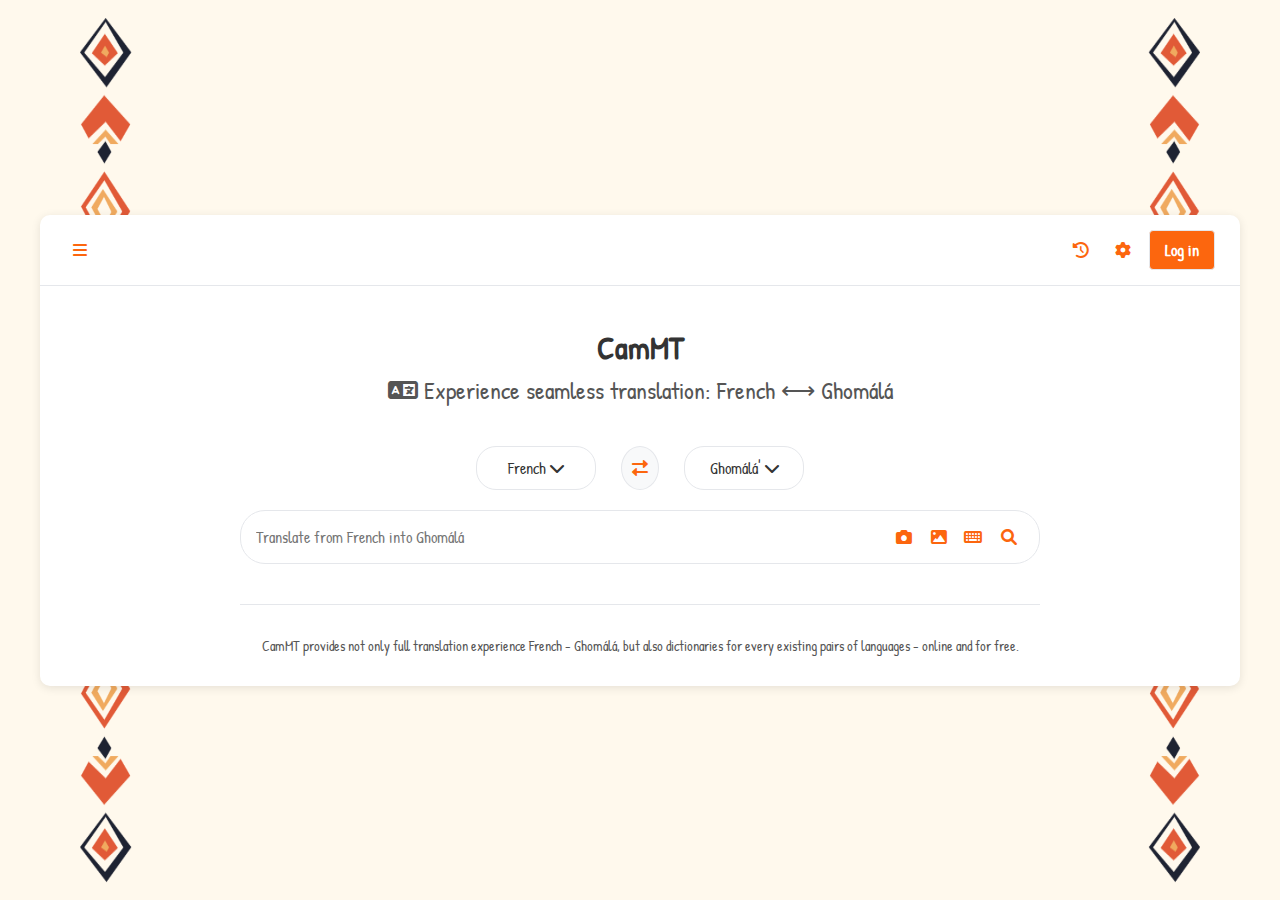
<file: latest/no_name_for_now/index.html>
<!DOCTYPE html>
<html lang="en">
  <head>
    <meta charset="UTF-8" />
    <meta name="viewport" content="width=device-width, initial-scale=1.0" />
    <title>Translation System for Cameroonian Languages</title>
    <link rel="stylesheet" href="style.css" />

    <link
      rel="stylesheet"
      href="https://cdnjs.cloudflare.com/ajax/libs/font-awesome/6.0.0/css/all.min.css"
    />
  </head>
  <body>
    <div class="container">
      <header>
        <div class="nav-left">
          <button class="menu-btn"><i class="fas fa-bars"></i></button>
        </div>
        <div class="nav-right">
          <button class="history-btn"><i class="fas fa-history"></i></button>
          <!-- <button class="favorites-btn"><i class="fas fa-heart"></i></button> -->
          <button class="settings-btn"><i class="fas fa-cog"></i></button>
          <!-- Auth container to toggle between login button and user profile -->
          <div class="auth-container">
            <!-- Login button (shown when logged out) -->
            <a href="auth/login.html" id="login-link">
              <button class="login-btn">Log in</button>
            </a>

            <!-- User profile (hidden by default, shown when logged in) -->
            <div class="user-profile" id="user-profile" style="display: none">
              <img
                src="img/default-user.png"
                alt="User Profile"
                class="user-avatar"
              />

              <!-- User dropdown menu -->
              <div class="user-dropdown" id="user-dropdown">
                <div class="dropdown-header">
                  <span id="user-email">user@example.com</span>
                </div>
                <div class="dropdown-divider"></div>
                <a href="#" class="dropdown-item" id="profile-link">
                  <i class="fas fa-user"></i> Profile
                </a>
                <a href="#" class="dropdown-item" id="settings-link">
                  <i class="fas fa-cog"></i> Settings
                </a>
                <div class="dropdown-divider"></div>
                <a href="#" class="dropdown-item" id="logout-link">
                  <i class="fas fa-sign-out-alt"></i> Logout
                </a>
              </div>
            </div>
          </div>
        </div>
      </header>

      <main class="main">
        <div class="logo-container">
          <h1 class="app-name">CamMT</h1>
          <h2 class="language-pair">
            <i class="fas fa-language"></i> Experience seamless translation:
            <span class="highlight">French ⟷ Ghomálá</span>
          </h2>
        </div>

        <div class="translator">
          <div class="language-selector">
            <div class="dropdown">
              <button class="dropdown-btn">
                French <i class="fas fa-chevron-down"></i>
              </button>
              <div class="dropdown-content" id="source-languages">
                <a href="#" data-lang="french">French</a>
                <a href="#" data-lang="english">English</a>
                <a href="#" data-lang="duala">Duala</a>
                <a href="#" data-lang="basaa">Basaa</a>
              </div>
            </div>

            <button class="swap-btn">
              <i class="fas fa-exchange-alt"></i>
            </button>

            <div class="dropdown">
              <button class="dropdown-btn">
                Ghomálá' <i class="fas fa-chevron-down"></i>
              </button>
              <div class="dropdown-content" id="target-languages">
                <a href="#" data-lang="ghomala">Ghomálá'</a>
                <a href="#" data-lang="bulu">Bulu</a>
                <a href="#" data-lang="ewondo">Ewondo</a>
                <a href="#" data-lang="fulfulde">Fulfulde</a>
              </div>
            </div>
          </div>

          <div class="translation-input">
            <input
              type="text"
              id="translation-text"
              placeholder="Translate from French into Ghomálá"
            />
            <button class="camera-btn" title="Capture image">
              <i class="fas fa-camera"></i>
            </button>
            <button class="upload-btn" title="Upload image">
              <i class="fas fa-image"></i>
            </button>
            <button class="keyboard-btn">
              <i class="fas fa-keyboard"></i>
            </button>
            <button class="search-btn" id="translate-btn">
              <i class="fas fa-search"></i>
            </button>

            <!-- Hidden file input for image upload -->
            <input
              type="file"
              id="image-upload"
              accept="image/*"
              style="display: none"
            />
          </div>
        </div>
      </main>

      <footer>
        <p>
          CamMT provides not only full translation experience
          <span class="language-pair-footer">French - Ghomálá</span>, but also
          dictionaries for every existing pairs of languages - online and for
          free.
        </p>
      </footer>
    </div>

    <!-- Camera modal -->
    <div id="camera-modal" class="modal">
      <div class="modal-content">
        <div class="modal-header">
          <h3>Camera Access</h3>
          <span class="close-modal">&times;</span>
        </div>
        <div class="modal-body">
          <p>
            CamMT would like to access your camera to capture an image for
            translation.
          </p>
          <div class="camera-container">
            <video id="camera-preview" autoplay playsinline></video>
            <canvas id="camera-canvas" style="display: none"></canvas>
          </div>
          <div class="camera-controls">
            <button id="capture-btn" disabled>
              <i class="fas fa-camera"></i> Capture
            </button>
            <button id="retake-btn" style="display: none">
              <i class="fas fa-redo"></i> Retake
            </button>
            <button id="use-photo-btn" style="display: none">
              <i class="fas fa-check"></i> Use Photo
            </button>
          </div>
        </div>
      </div>
    </div>

    <!-- Clavier Virtuel AGLC -->
    <div id="aglc-keyboard" class="keyboard-container" style="display: none">
      <div class="keyboard-header">
        <button class="close-keyboard">X</button>
      </div>

      <div class="keyboard-row">
        <button class="key" data-char="p">p</button>
        <button class="key" data-char="t">t</button>
        <button class="key" data-char="k">k</button>
        <button class="key" data-char="kp">kp</button>
        <button class="key" data-char="b">b</button>
        <button class="key" data-char="d">d</button>
        <button class="key" data-char="g">g</button>
        <button class="key" data-char="gb">gb</button>
        <button class="key" data-char="ɓ">ɓ</button>
        <button class="key" data-char="ɗ">ɗ</button>
        <button class="key" data-char="ƴ">ƴ</button>
        <button class="key" data-char="pf">pf</button>
        <button class="key" data-char="tf">tf</button>
        <button class="key" data-char="ts">ts</button>
        <button class="key" data-char="c">c</button>
        <button class="key" data-char="kf">kf</button>
        <button class="key" data-char="bv">bv</button>
      </div>

      <div class="keyboard-row">
        <button class="key" data-char="dv">dv</button>
        <button class="key" data-char="dz">dz</button>
        <button class="key" data-char="j">j</button>
        <button class="key" data-char="gv">gv</button>
        <button class="key" data-char="f">f</button>
        <button class="key" data-char="s">s</button>
        <button class="key" data-char="sh">sh</button>
        <button class="key" data-char="x">x</button>
        <button class="key" data-char="xf">xf</button>
        <button class="key" data-char="h">h</button>
        <button class="key" data-char="v">v</button>
        <button class="key" data-char="z">z</button>
        <button class="key" data-char="zh">zh</button>
        <button class="key" data-char="gh">gh</button>
        <button class="key" data-char="hv">hv</button>
      </div>

      <div class="keyboard-row">
        <button class="key" data-char="m">m</button>
        <button class="key" data-char="n">n</button>
        <button class="key" data-char="ny">ny</button>
        <button class="key" data-char="ŋ">ŋ</button>
        <button class="key" data-char="ŋm">ŋm</button>
        <button class="key" data-char="l">l</button>
        <button class="key" data-char="sl">sl</button>
        <button class="key" data-char="zl">zl</button>
        <button class="key" data-char="ʙ">ʙ</button>
        <button class="key" data-char="vb">vb</button>
        <button class="key" data-char="r">r</button>
        <button class="key" data-char="ẅ">ẅ</button>
        <button class="key" data-char="y">y</button>
        <button class="key" data-char="w">w</button>
      </div>

      <div class="keyboard-row">
        <button class="key" data-char="i">i</button>
        <button class="key" data-char="ɨ">ɨ</button>
        <button class="key" data-char="ʉ">ʉ</button>
        <button class="key" data-char="u">u</button>
        <button class="key" data-char="e">e</button>
        <button class="key" data-char="ø">ø</button>
        <button class="key" data-char="ɤ">ɤ</button>
        <button class="key" data-char="o">o</button>
        <button class="key" data-char="ɛ">ɛ</button>
        <button class="key" data-char="œ">œ</button>
        <button class="key" data-char="ə">ə</button>
        <button class="key" data-char="ɔ">ɔ</button>
        <button class="key" data-char="æ">æ</button>
        <button class="key" data-char="a">a</button>
        <button class="key" data-char="ɑ">ɑ</button>
        <button class="key" data-char="α">α</button>
      </div>

      <div class="keyboard-row">
        <button class="key space">␣</button>
      </div>
    </div>

      <script src="script.js"></script>
    <script src="translate.js"></script>
  </body>
</html>
</file>
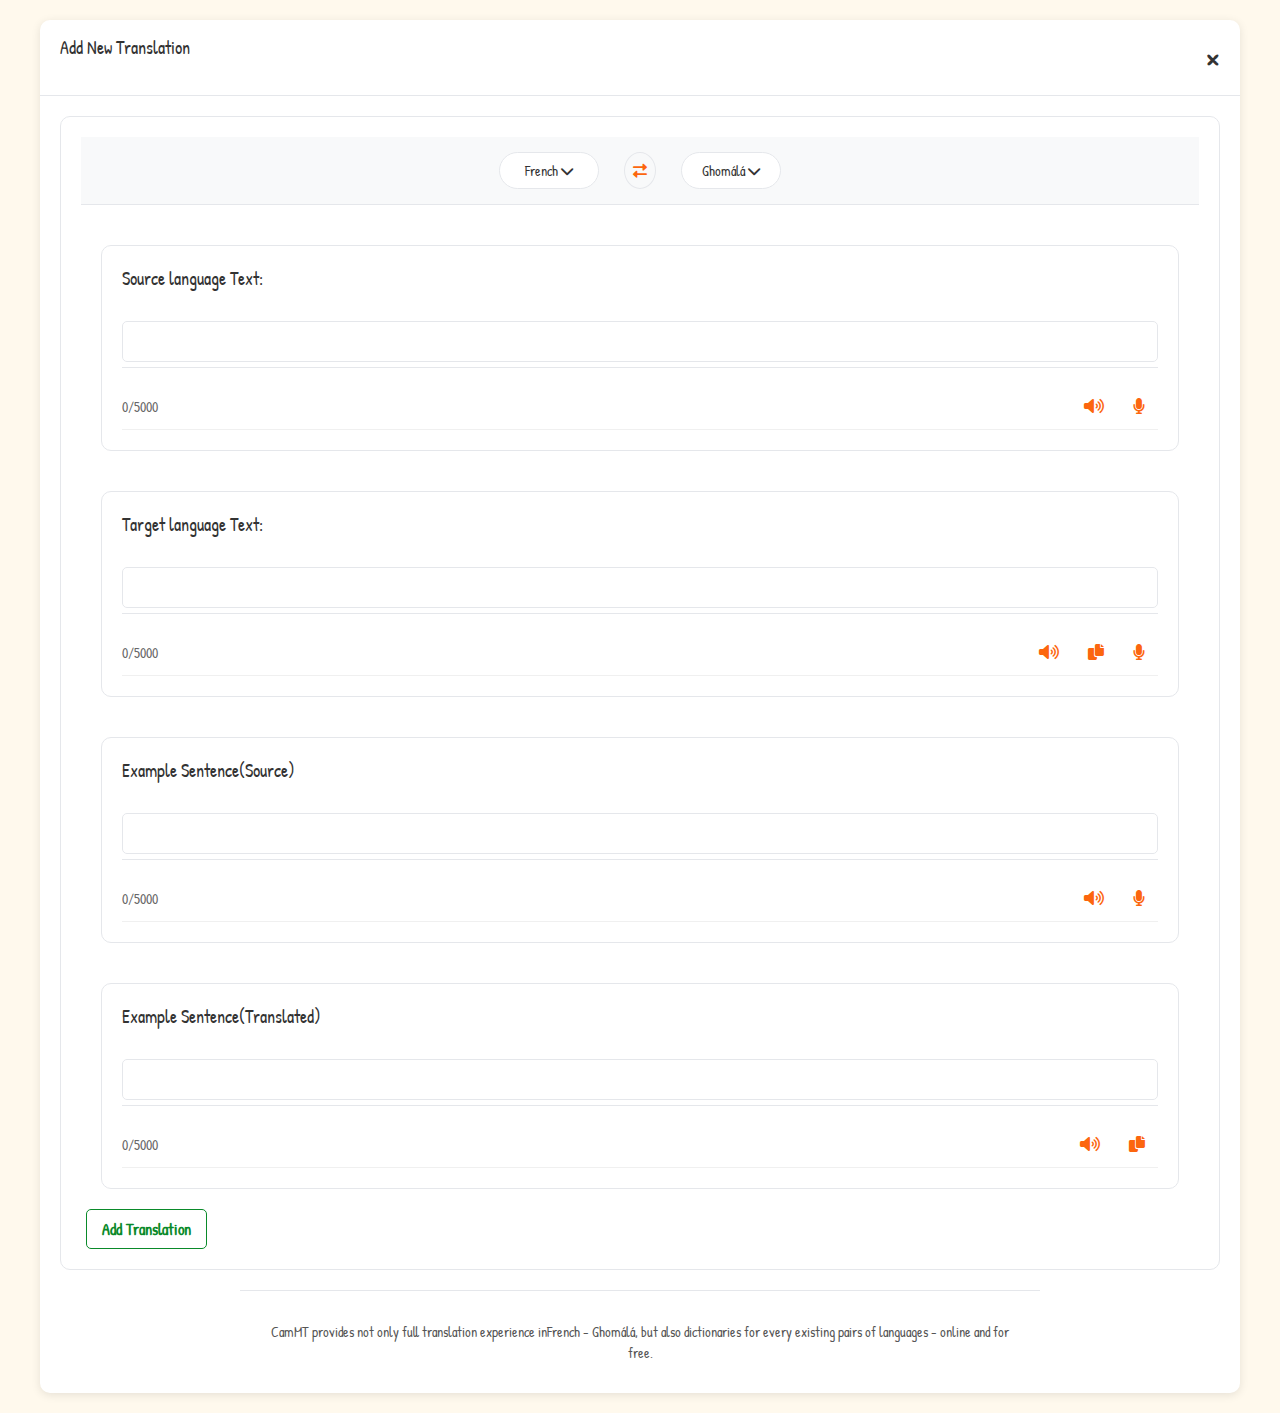
<file: latest/no_name_for_now/form.html>
<!DOCTYPE html>
<html lang="en">

<head>
    <meta charset="UTF-8">
    <meta name="viewport" content="width=device-width, initial-scale=1.0">
    <title>Translation Results - Translation System</title>
    <link rel="stylesheet" href="results.css">
    <link rel="stylesheet" href="style.css">
    <link rel="stylesheet" href="form.css">
    <link rel="stylesheet" href="https://cdnjs.cloudflare.com/ajax/libs/font-awesome/6.0.0/css/all.min.css">
</head>

<body>
    <div class="container">
        <header>
            <h2 class="search-query">Add New Translation</h2>
            <div class="nav-right">
                <span class="close">&times;</span>
            </div>
        </header>

        <main class="results-page">
            <div class="results-container">

                <div class="language-selector compact">
                    <div class="dropdown">
                        <button class="dropdown-btn">French
                            <i class="fas fa-chevron-down"></i>
                        </button>
                        <div class="dropdown-content" id="source-languages">
                            <a href="#" data-lang="french">French</a>
                            <a href="#" data-lang="english">English</a>
                            <a href="#" data-lang="duala">Duala</a>
                            <a href="#" data-lang="basaa">Basaa</a>
                        </div>
                    </div>

                    <button class="swap-btn"><i class="fas fa-exchange-alt"></i></button>

                    <div class="dropdown">
                        <button class="dropdown-btn">Ghomálá <i class="fas fa-chevron-down"></i></button>
                        <div class="dropdown-content" id="target-languages">
                            <a href="#" data-lang="ghomala">Ghomálá</a>
                            <a href="#" data-lang="bulu">Bulu</a>
                            <a href="#" data-lang="ewondo">Ewondo</a>
                            <a href="#" data-lang="fulfulde">Fulfulde</a>
                        </div>
                    </div>
                </div>

                <!-- translate to other language selected e.g : French -->
                <form id="translationForm">
                    <div class="form-container">
                        <label for="sourceText">
                            <h2 class="search-query">Source language Text:</h2>
                        </label>
                        <input type="text" id="sourceText" name="sourceText" required>
                        <div class="form-option-section">
                            <div class="form-phrases-lists">
                                <div class="form-phrase-items">
                                    <div class="form-phrases">0/5000</div>

                                    <div class="translated-phrases">
                                        <button class="speak-btn" title="Speak"><i
                                                class="fas fa-volume-up"></i></button>
                                        <button class="microphone-btn" title="microphone"><i
                                                class="fa-solid fa-microphone"></i></i></button>
                                    </div>
                                </div>
                            </div>
                        </div>

                    </div>
                </form>


                <!-- translate to other language selected e.g : Ghomálá-->

                <form id="translationForm">
                    <div class="form-container">
                        <label for="sourceText">
                            <h2 class="search-query">Target language Text:</h2>
                        </label>
                        <input type="text" id="sourceText" name="sourceText" required>
                        <div class="form-option-section">
                            <div class="form-phrases-lists">
                                <div class="form-phrase-items">
                                    <div class="form-phrases">0/5000</div>

                                    <div class="translated-phrases">
                                        <button class="speak-btn" title="Speak"><i
                                                class="fas fa-volume-up"></i></button>
                                        <button class="copy-btn" title="Copy to clipboard"><i
                                                class="fas fa-copy"></i></button>
                                        <button class="microphone-btn" title="microphone"><i
                                                class="fa-solid fa-microphone"></i></i></button>

                                    </div>
                                </div>
                            </div>
                        </div>

                    </div>
                </form>

                <!-- translate to other language selected e.g : french-->
                <form id="translationForm">
                    <div class="form-container">
                        <label for="sourceText">
                            <h2 class="search-query">Example Sentence(Source)</h2>
                        </label>
                        <input type="text" id="sourceText" name="sourceText" required>
                        <div class="form-option-section">
                            <div class="form-phrases-lists">
                                <div class="form-phrase-items">
                                    <div class="form-phrases">0/5000</div>

                                    <div class="translated-phrases">
                                        <button class="speak-btn" title="Speak"><i
                                                class="fas fa-volume-up"></i></button>
                                        <button class="microphone-btn" title="microphone"><i
                                                class="fa-solid fa-microphone"></i></i></button>

                                    </div>
                                </div>
                            </div>
                        </div>

                    </div>
                </form>


                <form id="translationForm">
                    <div class="form-container">
                        <label for="sourceText">
                            <h2 class="search-query">Example Sentence(Translated)</h2>
                        </label>
                        <input type="text" id="sourceText" name="sourceText" required>
                        <div class="form-option-section">
                            <div class="form-phrases-lists">
                                <div class="form-phrase-items">
                                    <div class="form-phrases">0/5000</div>

                                    <div class="translated-phrases">
                                        <button class="speak-btn" title="Speak"><i
                                                class="fas fa-volume-up"></i></button>
                                        <button class="copy-btn" title="Copy to clipboard"><i class="fas fa-copy"></i>
                                        </button>
                                    </div>
                                </div>
                            </div>
                        </div>

                    </div>
                </form>


                <button type="button" class="add-translation-btns" onclick="addTranslation()">Add Translation</button>

        </main>

        <footer>
            <p>
                CamMT provides not only full translation experience in<span class="language-pair-footer">French - Ghomálá</span>, but also
                dictionaries for every existing pairs of languages - online and for
                free.
            </p>
        </footer>
    </div>



    <script src="script.js"></script>
    <script src="results.js"></script>
    <script src="form.js"></script>
</body>

</html>
</file>
<file: latest/no_name_for_now/results.css>
/* results.css */

/* Results page layout */
.results-page {
    display: flex;
    padding: 20px;
    gap: 20px;
  }
  
  /* Search sidebar */
  .search-sidebar {
    width: 25%;
    min-width: 300px;
    border: 1px solid #e5e7eb;
    border-radius: 10px;
    overflow: hidden;
    background-color: white;
  }
  
  .language-selector.compact {
    padding: 15px;
    background-color: #f8f9fa;
    border-bottom: 1px solid #e5e7eb;
  }
  
  .compact .dropdown-btn {
    font-size: 14px;
    padding: 8px 12px;
    min-width: 100px;
  }
  
  .compact .swap-btn {
    padding: 8px;
    font-size: 14px;
  }
  
  .search-input-container {
    position: relative;
    padding: 15px;
    border-bottom: 1px solid #e5e7eb;
  }
  
  #search-input {
    width: 100%;
    padding: 10px 40px 10px 10px;
    border: 1px solid #e5e7eb;
    border-radius: 5px;
    font-size: 14px;
    padding-right: 150px; /* Increased to accommodate more buttons */
  }
  
  .search-input-container .keyboard-btn,
  .search-input-container .search-btn,
  .search-input-container .camera-btn,
  .search-input-container .upload-btn {
    position: absolute;
    top: 50%;
    transform: translateY(-50%);
    background: none;
    border: none;
    color: #777;
    cursor: pointer;
  }
  
  .search-input-container .camera-btn {
    right: 115px;
  }
  
  .search-input-container .upload-btn {
    right: 80px;
  }
  
  .search-input-container .keyboard-btn {
    right: 45px;
  }
  
  .search-input-container .search-btn {
    right: 15px;
  }
  
  .recent-searches {
    padding: 0;
    max-height: 500px;
    overflow-y: auto;
  }
  
  .search-item {
    padding: 12px 15px;
    border-bottom: 1px solid #f0f0f0;
    font-size: 14px;
    cursor: pointer;
    transition: background-color 0.2s;
  }
  
  .search-item:hover {
    background-color: #f8f9fa;
  }
  
  .search-item.active {
    background-color: #f0f8ff;
    font-weight: bold;
  }
  
  main {
    padding: 40px 20px;
    display: flex;
    /* flex-direction: column; */
    align-items: center;
  }
  
  /* Results container */
  .results-container {
    flex: 1;
    border: 1px solid #e5e7eb;
    border-radius: 10px;
    overflow: hidden;
    background-color: white;
    padding: 20px;
  }
  
  .search-query {
    font-size: 18px;
    margin-bottom: 20px;
    color: #333;
    font-weight: normal;
  }
  
  .dictionary-info {
    border-bottom: 1px solid #e5e7eb;
    padding-bottom: 15px;
    margin-bottom: 20px;
  }
  
  .dictionary-info h3 {
    font-size: 16px;
    font-weight: normal;
    color: #666;
  }
  
  .language-link {
    color: #0066cc;
    text-decoration: none;
  }
  
  .language-link:hover {
    text-decoration: underline;
  }
  
  .no-results-box {
    background-color: #fffaeb;
    border: 1px solid #ffe1a5;
    border-left: 5px solid #ffc107;
    border-radius: 5px;
    padding: 15px 20px;
    margin: 20px 0;
    font-size: 15px;
    line-height: 1.5;
    color: #664d03;
  }
  
  .add-translation-section {
    display: flex;
    justify-content: flex-end;
    margin: 20px 0;
  }
  
  .add-translation-btn {
    background-color: white;
    color: #0a8a2a;
    border: 1px solid #0a8a2a;
    border-radius: 5px;
    padding: 8px 15px;
    font-weight: bold;
    cursor: pointer;
    transition: all 0.2s;
  }
  
  .add-translation-btn:hover {
    background-color: #e6f7e9;
  }
  
  .similar-phrases-section {
    margin-top: 30px;
    border-top: 1px solid #e5e7eb;
    padding-top: 20px;
  }
  
  .similar-phrases-section h3 {
    font-size: 14px;
    color: #666;
    margin-bottom: 15px;
    font-weight: normal;
  }
  
  .similar-phrases-list {
    margin-top: 20px;
  }
  
  .similar-phrase-item {
    display: flex;
    justify-content: space-between;
    align-items: center;
    padding: 15px 0;
    border-bottom: 1px solid #f0f0f0;
  }
  
  .original-phrase,
  .translated-phrase {
    font-size: 14px;
    line-height: 1.5;
  }
  
  .original-phrase {
    color: #666;
  }
  
  .translated-phrase {
    color: #333;
    font-weight: bold;
  }
  
  /* Image preview container */
  .image-preview-container {
    margin-top: 15px;
    display: none;
    text-align: center;
  }
  
  .image-preview {
    max-width: 100%;
    max-height: 200px;
    border-radius: 8px;
    border: 1px solid #e5e7eb;
  }
  
  .remove-image-btn {
    margin-top: 5px;
    color: #dc3545;
    background: none;
    border: none;
    cursor: pointer;
    font-size: 14px;
  }
  
  .remove-image-btn:hover {
    text-decoration: underline;
  }
  
  /* Responsive adjustments */
  @media (max-width: 900px) {
    .results-page {
      flex-direction: column;
    }
  
    .search-sidebar {
      width: 100%;
      min-width: auto;
      margin-bottom: 20px;
    }
  
    .recent-searches {
      max-height: 300px;
    }
  }
</file>
<file: latest/no_name_for_now/form.css>
.form-container {
  flex: 1;
  border: 1px solid #e5e7eb;
  border-radius: 10px;
  overflow: hidden;
  background-color: white;
  padding: 20px;
}

.form-option-section {
  margin-top: 5px;
  border-top: 1px solid #e5e7eb;
  padding-top: 5px;
}

.form-phrases-lists {
  margin-top: 10px;
}

.form-phrase-items {
  display: flex;
  justify-content: space-between;
  align-items: center;
  padding: 4px 0;
  border-bottom: 1px solid #f0f0f0;
}

.form-phrases,
.translated-phrases {
  font-size: 14px;
  line-height: 1.5;
}

.form-phrases {
  color: #666;
}

.translated-phrases {
  color: #333;
  font-weight: bold;
}

input[type="text"] {
  width: 100%;
  padding: 10px;
  border: 1px solid #e5e7eb;
  border-radius: 5px;
  margin-top: 10px;
  font-size: 14px;
  color: #333;
}

#translationForm {
  display: flex;
  flex-direction: column;
  padding: 20px;
}
.add-translation-btns {
  background-color: white;
  color: #0a8a2a;
  border: 1px solid #0a8a2a;
  border-radius: 5px;
  padding: 8px 15px;
  font-weight: bold;
  cursor: pointer;
  transition: all 0.2s;
  display: flex;
  justify-content: center;
  align-items: center;}

.add-translation-btns:hover {
  background-color: #e6f7e9;
}
.close{
  color: #333;
  float: right;
  font-weight: bold;
  font-size: 28px;
}

.close:hover,
.close:focus {
  color: #000;
  text-decoration: none;
  cursor: pointer;
}
</file>
<file: latest/no_name_for_now/style.css>
@import url("https://fonts.googleapis.com/css2?family=Patrick+Hand&display=swap");

/* Reset and global styles */
* {
  margin: 0;
  padding: 0;
  box-sizing: border-box;
  font-family: "Patrick Hand", serif;
}

a {
  text-decoration: none;
  color: #777;
}
body {
 
    background-color: #fff9ed;
    margin: 0;
    padding: 0;
    height: auto;
    background-image: url("img/bg.png");
    /* background-size: contain; Adjust to 'contain' or 'cover' as needed */
    /* You can also specify exact dimensions */
    background-size: 100% 150%;  
    /* background-size: 100% 148%; Example for 100% width and height */
    background-position: center;
    background-repeat: no-repeat;
    min-height: 100vh;
    display: flex;
    flex-direction: column;
    justify-content: center;
    align-items: center;
 
}
/* User profile dropdown styling */
.user-profile {
  position: relative;
  cursor: pointer;
}

.user-avatar {
  width: 35px;
  height: 35px;
  border-radius: 50%;
  object-fit: cover;
  border: 2px solid #ddd;
}

.user-dropdown {
  position: absolute;
  top: 45px;
  right: 0;
  width: 200px;
  background-color: white;
  border-radius: 4px;
  box-shadow: 0 2px 10px rgba(0, 0, 0, 0.1);
  display: none;
  z-index: 1000;
  overflow: hidden;
}

.dropdown-header {
  padding: 12px 15px;
  font-size: 0.9rem;
  font-weight: bold;
  color: #555;
  background-color: #f8f8f8;
}

.dropdown-divider {
  height: 1px;
  background-color: #eee;
  margin: 0;
}

.dropdown-item {
  display: block;
  padding: 10px 15px;
  color: #333;
  text-decoration: none;
  transition: background-color 0.2s;
}

.dropdown-item:hover {
  background-color: #f5f5f5;
}

.dropdown-item i {
  margin-right: 8px;
  width: 16px;
  text-align: center;
  color: #666;
}

.auth-container {
  display: flex;
  align-items: center;
}

.container {
  max-width: 1200px;
  width: 95%;
  background-color: white;
  border-radius: 10px;
  box-shadow: 0 2px 10px rgba(0, 0, 0, 0.1);
  overflow: hidden;
  margin: 20px auto;
}

/* Header styles */
header {
  padding: 15px 20px;
  display: flex;
  justify-content: space-between;
  align-items: center;
  border-bottom: 1px solid #e5e7eb;
}

.nav-left,
.nav-right {
  display: flex;
  align-items: center;
}

button {
 
    background: none;
    border: none;
    cursor: pointer;
    padding: 8px;
    margin: 0 5px;
    color: #fc660e;     
    font-size: 16px;
    border-radius: 4px;
    transition: background-color 0.2s;
 
}

button:hover {
  background-color: #f1f1f1;
}

.login-btn {
 
    background-color: #fc660e;
    padding: 8px 15px;
    font-weight: bold;
    border: 1px solid #e5e7eb;
    color: white; 
}
.back-btn {
  background-color: #f8f9fa;
  padding: 8px 15px;
  font-weight: bold;
  border: 1px solid #e5e7eb;
}

/* Main content styles */
.main {
  padding: 40px 20px;
  display: flex;
  flex-direction: column;
  align-items: center;
}

.logo-container {
  text-align: center;
  margin-bottom: 40px;
}

.logo {
  margin-bottom: 10px;
}

.logo img {
  width: 50px;
  height: 50px;
}

.app-name {
  font-size: 2em;
  font-weight: bold;
  color: #333;
  margin-bottom: 5px;
}

.language-pair {
  font-size: 1.5em;
  font-weight: normal;
  color: #555;
}

/* Translator section */
.translator {
  width: 100%;
  max-width: 800px;
}

.language-selector {
  display: flex;
  justify-content: center;
  align-items: center;
  gap: 15px;
  margin-bottom: 20px;
}

.dropdown {
  position: relative;
  display: inline-block;
}

.dropdown-btn {
  background-color: white;
  border: 1px solid #e5e7eb;
  padding: 10px 15px;
  border-radius: 20px;
  font-size: 16px;
  color: #333;
  min-width: 120px;
  text-align: center;
}

.dropdown-content {
  position: absolute;
  background-color: white;
  min-width: 160px;
  box-shadow: 0 8px 16px rgba(0, 0, 0, 0.1);
  border-radius: 8px;
  z-index: 1;
  display: none;
  overflow: hidden;
}

.dropdown-content a {
  color: #333;
  padding: 12px 16px;
  text-decoration: none;
  display: block;
  transition: background-color 0.2s;
}

.dropdown-content a:hover {
  background-color: #f1f1f1;
}

.dropdown.active .dropdown-content {
  display: block;
}

.swap-btn {
  background-color: #f8f9fa;
  border: 1px solid #e5e7eb;
  padding: 10px;
  border-radius: 50%;
}

.keyboard-header {
  display: flex;
  justify-content: flex-end;
}

.close-keyboard {
  background: red;
  color: white;
  border: none;
  padding: 5px 10px;
  cursor: pointer;
  font-size: 16px;
  font-weight: bold;
  border-radius: 5px;
}

.close-keyboard:hover {
  background: darkred;
}



.keyboard-container {
  position: fixed;
  bottom: 20px;
  left: 50%;
  transform: translateX(-50%);
  background: white;
  border: 2px solid #ccc;
  border-radius: 10px;
  padding: 10px;
  box-shadow: 0 2px 10px rgba(0, 0, 0, 0.2);
  display: flex;
  flex-direction: column;
}

.keyboard-row {
  display: flex;
  justify-content: center;
}

.key {
  padding: 10px 15px;
  margin: 3px;
  font-size: 18px;
  border: 1px solid #aaa;
  border-radius: 5px;
  cursor: pointer;
  background: #f8f8f8;
}

.key:hover {
  background: #ddd;
}

.key.space {
  width: 200px;
}

.key.shift, .key.control, .key.alt, .key.tab, .key.capslock, .key.return, .key.backspace {
  background: #bbb;
  color: white;
  font-weight: bold;
}

.key.shift:hover, .key.control:hover, .key.alt:hover, .key.tab:hover, .key.capslock:hover, .key.return:hover, .key.backspace:hover {
  background: #999;
}



.translation-input {
  position: relative;
  margin-top: 20px;
}

#translation-text {
  width: 100%;
  padding: 15px;
  border: 1px solid #e5e7eb;
  border-radius: 25px;
  font-size: 16px;
  padding-right: 150px; /* Increased to accommodate more buttons */
}

.keyboard-btn,
.search-btn,
.camera-btn,
.upload-btn {
  position: absolute;
  top: 50%;
  transform: translateY(-50%);
}

.camera-btn {
  right: 115px;
}

.upload-btn {
  right: 80px;
}

.keyboard-btn {
  right: 45px;
}

.search-btn {
  right: 10px;
}

/* Footer styles */
footer {
  padding: 30px 20px;
  text-align: center;
  color: #555;
  border-top: 1px solid #e5e7eb;
  font-size: 14px;
  line-height: 1.5;
  max-width: 800px;
  margin: 0 auto;
}

/* Image preview container */
.image-preview-container {
  margin-top: 15px;
  display: none;
  text-align: center;
}

.image-preview {
  max-width: 100%;
  max-height: 200px;
  border-radius: 8px;
  border: 1px solid #e5e7eb;
}

.remove-image-btn {
  margin-top: 5px;
  color: #dc3545;
  background: none;
  border: none;
  cursor: pointer;
  font-size: 14px;
}

.remove-image-btn:hover {
  text-decoration: underline;
}

/* Modal styles */
.modal {
  display: none;
  position: fixed;
  z-index: 100;
  left: 0;
  top: 0;
  width: 100%;
  height: 100%;
  overflow: auto;
  background-color: rgba(0, 0, 0, 0.5);
}

.modal-content {
  background-color: white;
  margin: 10% auto;
  padding: 0;
  border-radius: 10px;
  width: 90%;
  max-width: 600px;
  box-shadow: 0 5px 15px rgba(0, 0, 0, 0.3);
  animation: modalFadeIn 0.3s;
}

@keyframes modalFadeIn {
  from {
    opacity: 0;
    transform: translateY(-20px);
  }
  to {
    opacity: 1;
    transform: translateY(0);
  }
}

.modal-header {
  padding: 15px 20px;
  border-bottom: 1px solid #e5e7eb;
  display: flex;
  justify-content: space-between;
  align-items: center;
}

.modal-header h3 {
  margin: 0;
  color: #333;
}

.close-modal {
  color: #aaa;
  font-size: 28px;
  font-weight: bold;
  cursor: pointer;
}

.close-modal:hover {
  color: #333;
}

.modal-body {
  padding: 20px;
}

.modal-body p {
  margin-bottom: 20px;
  color: #555;
}

.camera-container {
  width: 100%;
  height: 300px;
  background-color: #f8f9fa;
  border: 1px solid #e5e7eb;
  border-radius: 8px;
  overflow: hidden;
  margin-bottom: 20px;
}

#camera-preview,
#camera-canvas {
  width: 100%;
  height: 100%;
  object-fit: cover;
}

.camera-controls {
  display: flex;
  justify-content: center;
  gap: 15px;
}

.camera-controls button {
  padding: 10px 15px;
  border-radius: 5px;
  font-weight: bold;
  transition: all 0.2s;
}

#capture-btn {
  background-color: #0066cc;
  color: white;
}

#capture-btn:hover {
  background-color: #0055aa;
}

#capture-btn:disabled {
  background-color: #cccccc;
  cursor: not-allowed;
}

#retake-btn {
  background-color: #f8f9fa;
  border: 1px solid #e5e7eb;
}

#use-photo-btn {
  background-color: #28a745;
  color: white;
}

#use-photo-btn:hover {
  background-color: #218838;
}





/* Add this CSS at the end of your results.css file */

/* Modal Styles */
.modal {
  display: none;
  position: fixed;
  top: 0;
  left: 0;
  width: 100%;
  height: 100%;
  background-color: rgba(0, 0, 0, 0.5);
  z-index: 1000;
  backdrop-filter: blur(5px);
  align-items: center;
  justify-content: center;
}

.modal-content {
  background-color: #fff;
  border-radius: 8px;
  box-shadow: 0 4px 20px rgba(0, 0, 0, 0.2);
  width: 90%;
  max-width: 600px;
  max-height: 90vh;
  overflow-y: auto;
  animation: slideIn 0.3s ease;
}

@keyframes slideIn {
  from { transform: translateY(-50px); opacity: 0; }
  to { transform: translateY(0); opacity: 1; }
}

.modal-header {
  display: flex;
  justify-content: space-between;
  align-items: center;
  padding: 15px 20px;
  border-bottom: 1px solid #eee;
}

.modal-header h2 {
  margin: 0;
  font-size: 1.2rem;
  color: #333;
}

.modal-close {
  font-size: 24px;
  cursor: pointer;
  color: #888;
  transition: color 0.2s;
}

.modal-close:hover {
  color: #333;
}

.modal-body {
  padding: 20px;
}

/* Form styles */
.form-group {
  margin-bottom: 20px;
}

.form-group label {
  display: block;
  margin-bottom: 5px;
  font-weight: 500;
  color: #555;
}

.input-wrapper {
  position: relative;
}

.input-wrapper input {
  width: 100%;
  padding: 10px;
  border: 1px solid #ddd;
  border-radius: 4px;
  font-size: 1rem;
  transition: border-color 0.2s;
}

.input-wrapper input:focus {
  border-color: #4a89dc;
  outline: none;
}

.input-controls {
  display: flex;
  justify-content: space-between;
  align-items: center;
  margin-top: 5px;
}

.char-count {
  color: #888;
  font-size: 0.8rem;
}

.input-controls button {
  background: none;
  border: none;
  color: #666;
  cursor: pointer;
  padding: 5px;
  transition: color 0.2s;
}

.input-controls button:hover {
  color: #333;
}

.submit-translation-btn {
  background-color: #4a89dc;
  color: white;
  border: none;
  padding: 10px 15px;
  border-radius: 4px;
  cursor: pointer;
  font-weight: 500;
  transition: background-color 0.2s;
  width: 100%;
  margin-top: 10px;
}

.submit-translation-btn:hover {
  background-color: #3b78cc;
}



.keyboard-container {
  position: fixed;
  bottom: 20px;
  left: 50%;
  transform: translateX(-50%);
  background: white;
  border: 2px solid #fc660e;
  border-radius: 10px;
  padding: 10px;
  box-shadow: 0 4px 20px rgba(0, 0, 0, 0.2);
  display: none;
  flex-direction: column;
  z-index: 1000;
  max-width: 90%;
  overflow-x: auto;
}

.keyboard-header {
  display: flex;
  justify-content: flex-end;
  padding: 5px;
  cursor: move;
}

.keyboard-row {
  display: flex;
  justify-content: center;
  margin: 5px 0;
  flex-wrap: wrap;
}

.key {
  padding: 12px 15px;
  margin: 3px;
  font-size: 18px;
  border: 1px solid #ddd;
  border-radius: 5px;
  cursor: pointer;
  background: #f8f8f8;
  min-width: 40px;
  text-align: center;
  transition: all 0.2s;
}

.key:hover {
  background: #fc660e;
  color: white;
  transform: translateY(-2px);
}

.key.space {
  width: 300px;
}

.close-keyboard {
  background: #fc660e;
  color: white;
  border: none;
  padding: 5px 10px;
  border-radius: 5px;
  cursor: pointer;
  font-size: 14px;
}

.close-keyboard:hover {
  background: #e55c0d;
}
</file>
